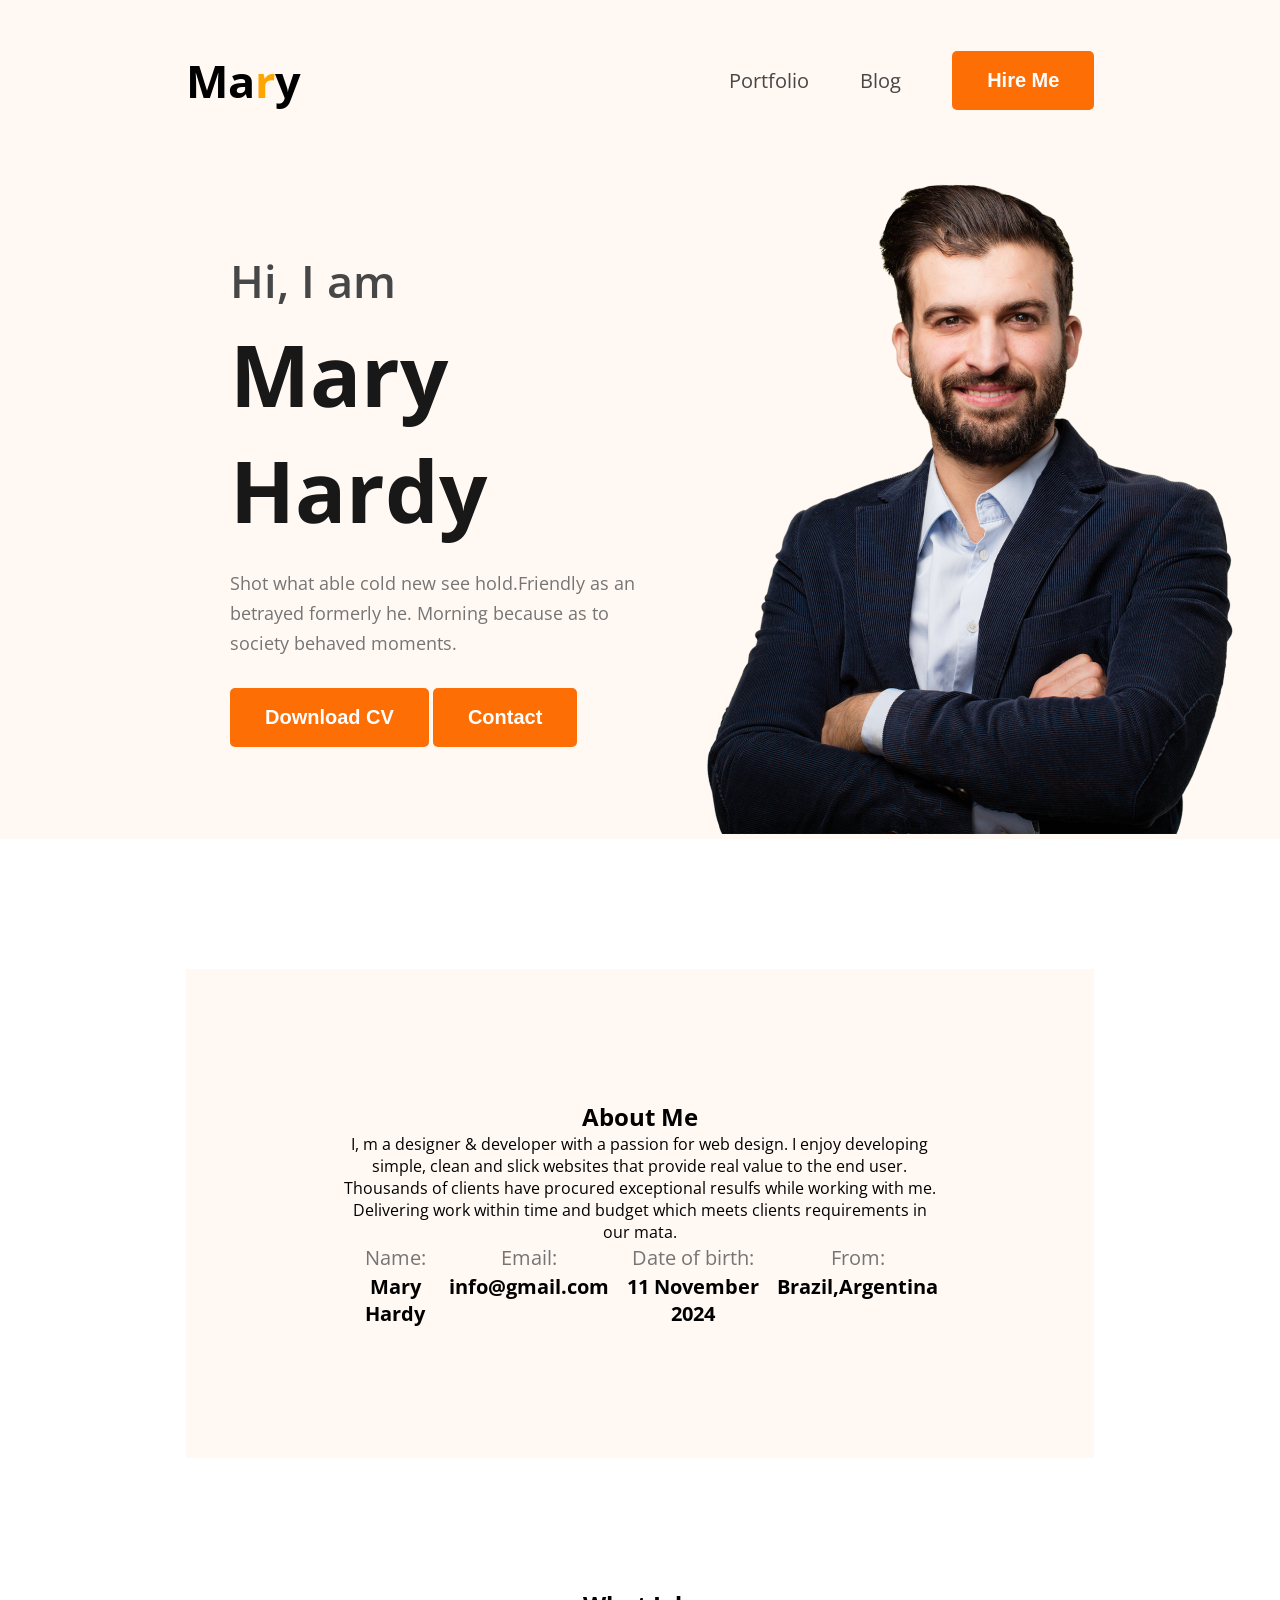
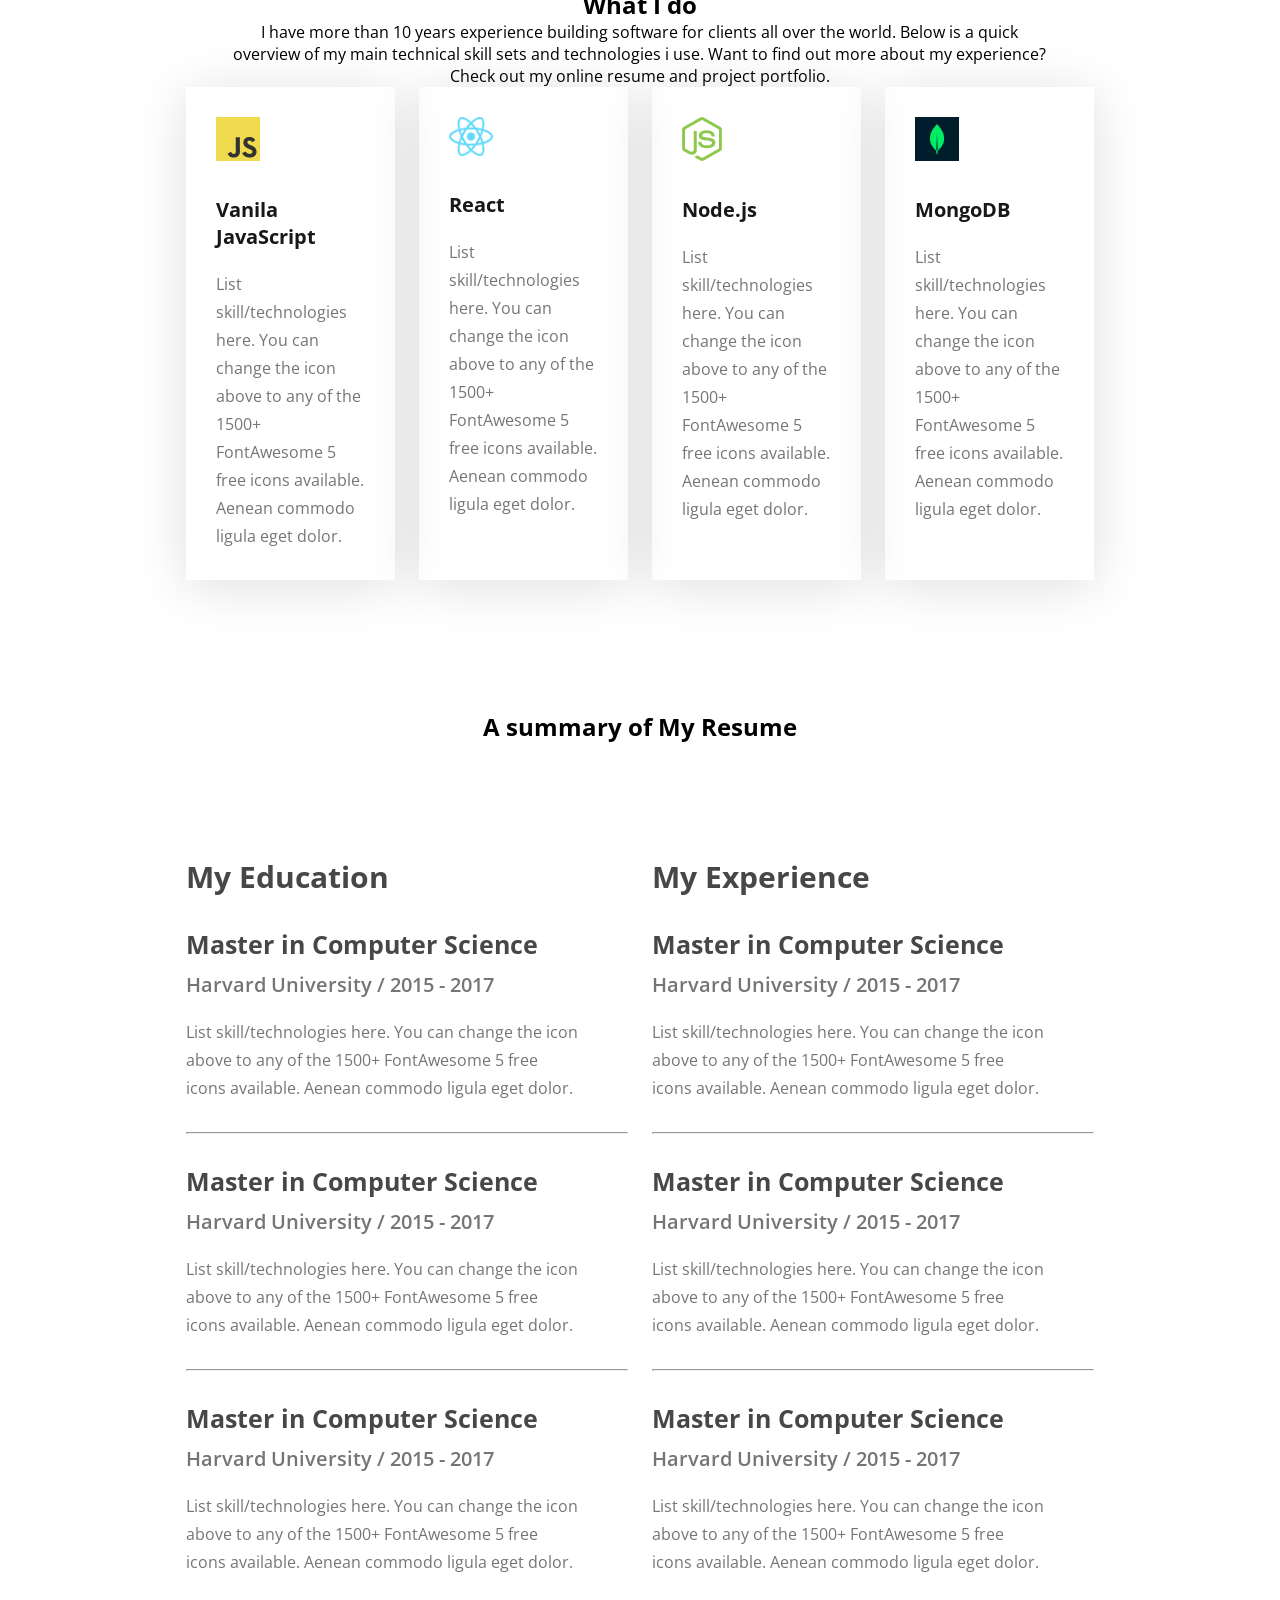
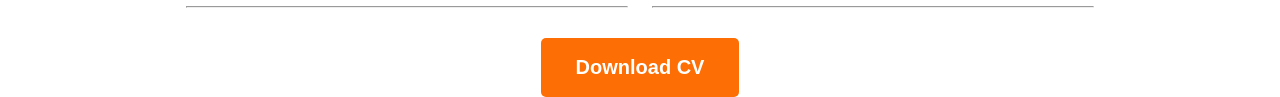
<file: index.html>
<!DOCTYPE html>
<html lang="en">
<head>

    <meta charset="UTF-8">
    <meta name="viewport" content="width=device-width, initial-scale=1.0">
    <title>Document</title>

    <link rel="stylesheet" href="./style.css">
    <!-- Goggle Fonts -->
    <link rel="preconnect" href="https://fonts.googleapis.com">
    <link rel="preconnect" href="https://fonts.gstatic.com" crossorigin>
    <link href="https://fonts.googleapis.com/css2?family=Open+Sans:ital,wght@0,300..800;1,300..800&display=swap" rel="stylesheet">

</head>

<body class="font-open-sans">
  
    <header>
        <!-- navbar start -->
        <nav>

            <div class="logo">
                <h2>Ma<span class="orange">r</span>y</h2>
            </div>

            <ul>
                <li><a href="">Portfolio</a></li>
                <li><a href="">Blog</a></li>
                <li><button class="btn">Hire Me</button></li>
            </ul>
        </nav>
        <!-- navbar end -->

        <!-- banner start -->
        <section id="banner">
            <div class="banner-content">
                <h2>Hi, I am</h2>
                <h1>Mary Hardy</h1>
                <p>Shot what able cold new see hold.Friendly as an betrayed formerly he. Morning because as to society behaved moments.</p>

                <div>
                    <button class="btn">Download CV</button>
                    <button class="btn">Contact</button>
                </div>

            </div>
            <div class="banner-img">
                <img src="./images/hardy.png" alt="">
            </div>

        </section>
        <!-- banner end -->
    </header>

    <!-- about start-->
     <section id="about">
        <div class="about-container">
            <div class="section-heading">
                <h2>About Me</h2>
                <p>I, m a designer & developer with a passion for web design. I enjoy developing simple, clean and slick websites that provide real value to the end user. Thousands of clients have procured exceptional resulfs while working with me. Delivering work within time and budget which meets clients requirements in our mata.</p>
            </div>
            <div class="about-info">
                <div class="info-card">
                    <p>Name:</p>
                    <h4>Mary Hardy</h4>
                </div>
                <div class="info-card">
                    <p>Email:</p>
                    <h4>info@gmail.com</h4>
                </div>
                <div class="info-card">
                    <p>Date of birth:</p>
                    <h4>11 November 2024</h4>
                </div>
                <div class="info-card">
                    <p>From:</p>
                    <h4>Brazil,Argentina</h4>
                </div>
            </div>
        </div>
     </section>
     <!-- about end -->
    
     <!-- skills section start -->
      <section id="skills">
        <div class="skills-container">
            <div class="section-heading">
                <h2>What I do</h2>
                <p>I have more than 10 years experience building software for clients all over the world. Below is a quick overview of my main technical skill sets and technologies i use. Want to find out more about my experience? Check out my online resume and project portfolio.</p>
            </div>

            <div class="skill-box">
                <div class="skill-card">
                    <img src="./images/icons/js.png" alt="">
                    <h3>Vanila JavaScript</h3>
                    <p>List skill/technologies here. You can change the icon above to any of the 1500+ FontAwesome 5 free icons available. Aenean commodo ligula eget dolor.</p>
                </div>
                <div class="skill-card">
                    <img src="./images/icons/react.png" alt="">
                    <h3>React</h3>
                    <p>List skill/technologies here. You can change the icon above to any of the 1500+ FontAwesome 5 free icons available. Aenean commodo ligula eget dolor.</p>
                </div>
                <div class="skill-card">
                    <img src="./images/icons/nodejs.png" alt="">
                    <h3>Node.js</h3>
                    <p>List skill/technologies here. You can change the icon above to any of the 1500+ FontAwesome 5 free icons available. Aenean commodo ligula eget dolor.</p>
                </div>
                <div class="skill-card">
                    <img src="./images/icons/mongo.png" alt="">
                    <h3>MongoDB</h3>
                    <p>List skill/technologies here. You can change the icon above to any of the 1500+ FontAwesome 5 free icons available. Aenean commodo ligula eget dolor.</p>
                </div>
            </div>

        </div>

      </section>
     <!-- skills section end -->

     <!--resume section start -->
      <section id="resume">
        <div class="section-heading">
            <h2>A summary of My Resume</h2>
        </div>
        <div class="resume-container">
            <div class="education">
                <h2 class="section-title">My Education</h2>
                
                <div class="resume-card">
                    <h3 class="card-title">Master in Computer Science</h3>
                    <p class="card-info">Harvard University / 2015 - 2017</p>
                    <p class="card-text">List skill/technologies here. You can change the icon above 
                    to any of the 1500+ FontAwesome 5 free icons available. Aenean commodo ligula eget dolor.</p>
                </div>
                <hr>
                <div class="resume-card">
                    <h3 class="card-title">Master in Computer Science</h3>
                    <p class="card-info">Harvard University / 2015 - 2017</p>
                    <p class="card-text">List skill/technologies here. You can change the icon above 
                    to any of the 1500+ FontAwesome 5 free icons available. Aenean commodo ligula eget dolor.</p>
                </div>
                <hr>
                <div class="resume-card">
                    <h3 class="card-title">Master in Computer Science</h3>
                    <p class="card-info">Harvard University / 2015 - 2017</p>
                    <p class="card-text">List skill/technologies here. You can change the icon above 
                    to any of the 1500+ FontAwesome 5 free icons available. Aenean commodo ligula eget dolor.</p>
                </div>
                <hr>

            </div>

            <div class="experience">
                <h2 class="section-title">My Experience</h2>
                
                <div class="resume-card">
                    <h3 class="card-title">Master in Computer Science</h3>
                    <p class="card-info">Harvard University / 2015 - 2017</p>
                    <p class="card-text">List skill/technologies here. You can change the icon above 
                    to any of the 1500+ FontAwesome 5 free icons available. Aenean commodo ligula eget dolor.</p>
                </div>
                <hr>
                <div class="resume-card">
                    <h3 class="card-title">Master in Computer Science</h3>
                    <p class="card-info">Harvard University / 2015 - 2017</p>
                    <p class="card-text">List skill/technologies here. You can change the icon above 
                    to any of the 1500+ FontAwesome 5 free icons available. Aenean commodo ligula eget dolor.</p>
                </div>
                <hr>
                <div class="resume-card">
                    <h3 class="card-title">Master in Computer Science</h3>
                    <p class="card-info">Harvard University / 2015 - 2017</p>
                    <p class="card-text">List skill/technologies here. You can change the icon above 
                    to any of the 1500+ FontAwesome 5 free icons available. Aenean commodo ligula eget dolor.</p>
                </div>
                <hr>

            </div>
            
        </div>
        <div class="text-center">
        <button class="btn">Download CV</button>
        </div>
      </section>
     <!-- resume section end -->
      
</body>
</html>
</file>
<file: style.css>
*{
    margin: 0;
    padding: 0;
    box-sizing: border-box;
}

.font-open-sans {
  font-family: "Open Sans", sans-serif;
  font-optical-sizing: auto;
}

/* common style */
.btn{
    background-color: #FD6E04;
    border: none;
    padding: 18px 35px;
    border-radius: 5px;
    color: white;
    font-size: bold;

    font-size: 20px;
    font-weight: bold;

    cursor: pointer;
}
.btn:hover{
    background-color:darkkhaki;
}

.section-heading{
    max-width: 827px;
    text-align: center;
    margin: 0 auto;
}
.about-heading h2{
    font-size: 35px;
    margin-bottom: 30px;
    /* margin: 0 auto; */
}

.about-heading p{
    font-size: 18px;
    margin-bottom: 30px;
    line-height: 30px;
    color: #757575;
}

header{
    background-color: #FFF8F3;
    padding-top: 50px;
    background-image: url("./images/developer.png") , url("/images/header_bg.png") , #FFF8F3 ;
    background-repeat: no-repeat;
    background-position: top left, bottom right;
}

/* navbar style */
nav{
    width: 71%;
    max-width: 1140px;
    margin: 0px auto;
    display: flex;
    justify-content: space-between;
}

nav ul{
    list-style: none;
    display: flex;
    gap: 51px;
    align-items: center;
}

nav ul li a{
    font-size: 20px;
    text-decoration: none;
    color: #474747;

}

.logo h2{
    font-size: 45px;
    font-weight: bolder;
}

.orange{
    color: orange;
}

/* banner style */
#banner{
    /* background-color:aqua; */
    margin: 47px 38px 0px 230px;
    display: flex;
    justify-content: space-between;
    align-items: center;
}
#banner .banner-content{
    max-width: 585px;
}

#banner .banner-content h2{
    font-size: 45px;
    font-weight: 600 ;
    color: #474747;
    margin-bottom: 5px;
}

#banner .banner-content h1{
    font-size: 85px;
    font-weight: bold;
    color: #181818;
    margin-bottom: 20px;
}

#banner .banner-content p{
    font-size: 18px;
    color: #757575;
    line-height: 30px;
    margin-bottom: 30px;
}

#banner .banner-img{
    max-width: 585px;
    vertical-align: middle;
}

/* about design */

#about, #skills, #resume{
    padding-top: 130px;
}

#about .about-container{
    background-color: #FFF8F3;
    width: 71%;
    max-width: 1140px;
    margin: 0px auto;
    text-align: center;
    padding: 131px 156px;
}

#about .about-container .about-info{
    display: flex;
    justify-content: space-around;
}

.about-info .info-card p{
    font-size: 20px;
    line-height: 30px;
    color: #757575;
}

.about-info .info-card h4{
    font-size: 20px;

}

/*skills design */
/* #skills{
    padding-top: 130px;
} */

#skills .skills-container{
    width: 71%;
    max-width: 1140px;
    margin: 0 auto;
}

#skills .skills-container .skill-box{
    display: flex;
    gap: 24px;
}

.skill-box .skill-card{
    padding: 30px;
    max-width: 267px;
    box-shadow: 0 6px 50px 0 #00000021 ;
}
.skill-card img{
    max-width: 44px;
    margin-bottom: 30px;
}
.skill-card h3{
    font-size: 20px;
    color: #181818;
    margin-bottom: 20px;
}

.skill-card p{
    font-size: 16px;
    color: #757575;
    line-height: 28px;
}

/* resume start */
/* #resume{
    padding: 130px;
} */

.resume-container{
    width: 71%;
    max-width: 1140px;
    margin: 113px auto 0;
    display: flex;
    gap: 24px;
}
.resume-container .section-title{
    font-size: 30px;
    color: #474747;
    margin-bottom: 30px;
}
.resume-card{
    max-width: 511px;
    margin-right: 47px;
}

.card-title{
    font-size: 25px;
    font-weight: bold;
    margin-bottom: 10px;
    color: #474747;
}
.card-info{
    font-size: 20px;
    font-weight: 600;
    margin-bottom: 20px;
    color:#757575;
}

.card-text{
    font-size: 16px;
    line-height: 28px;
    color:#757575;
}
hr{
    margin: 30px 0;
}

.text-center{
    text-align: center;
}
</file>
